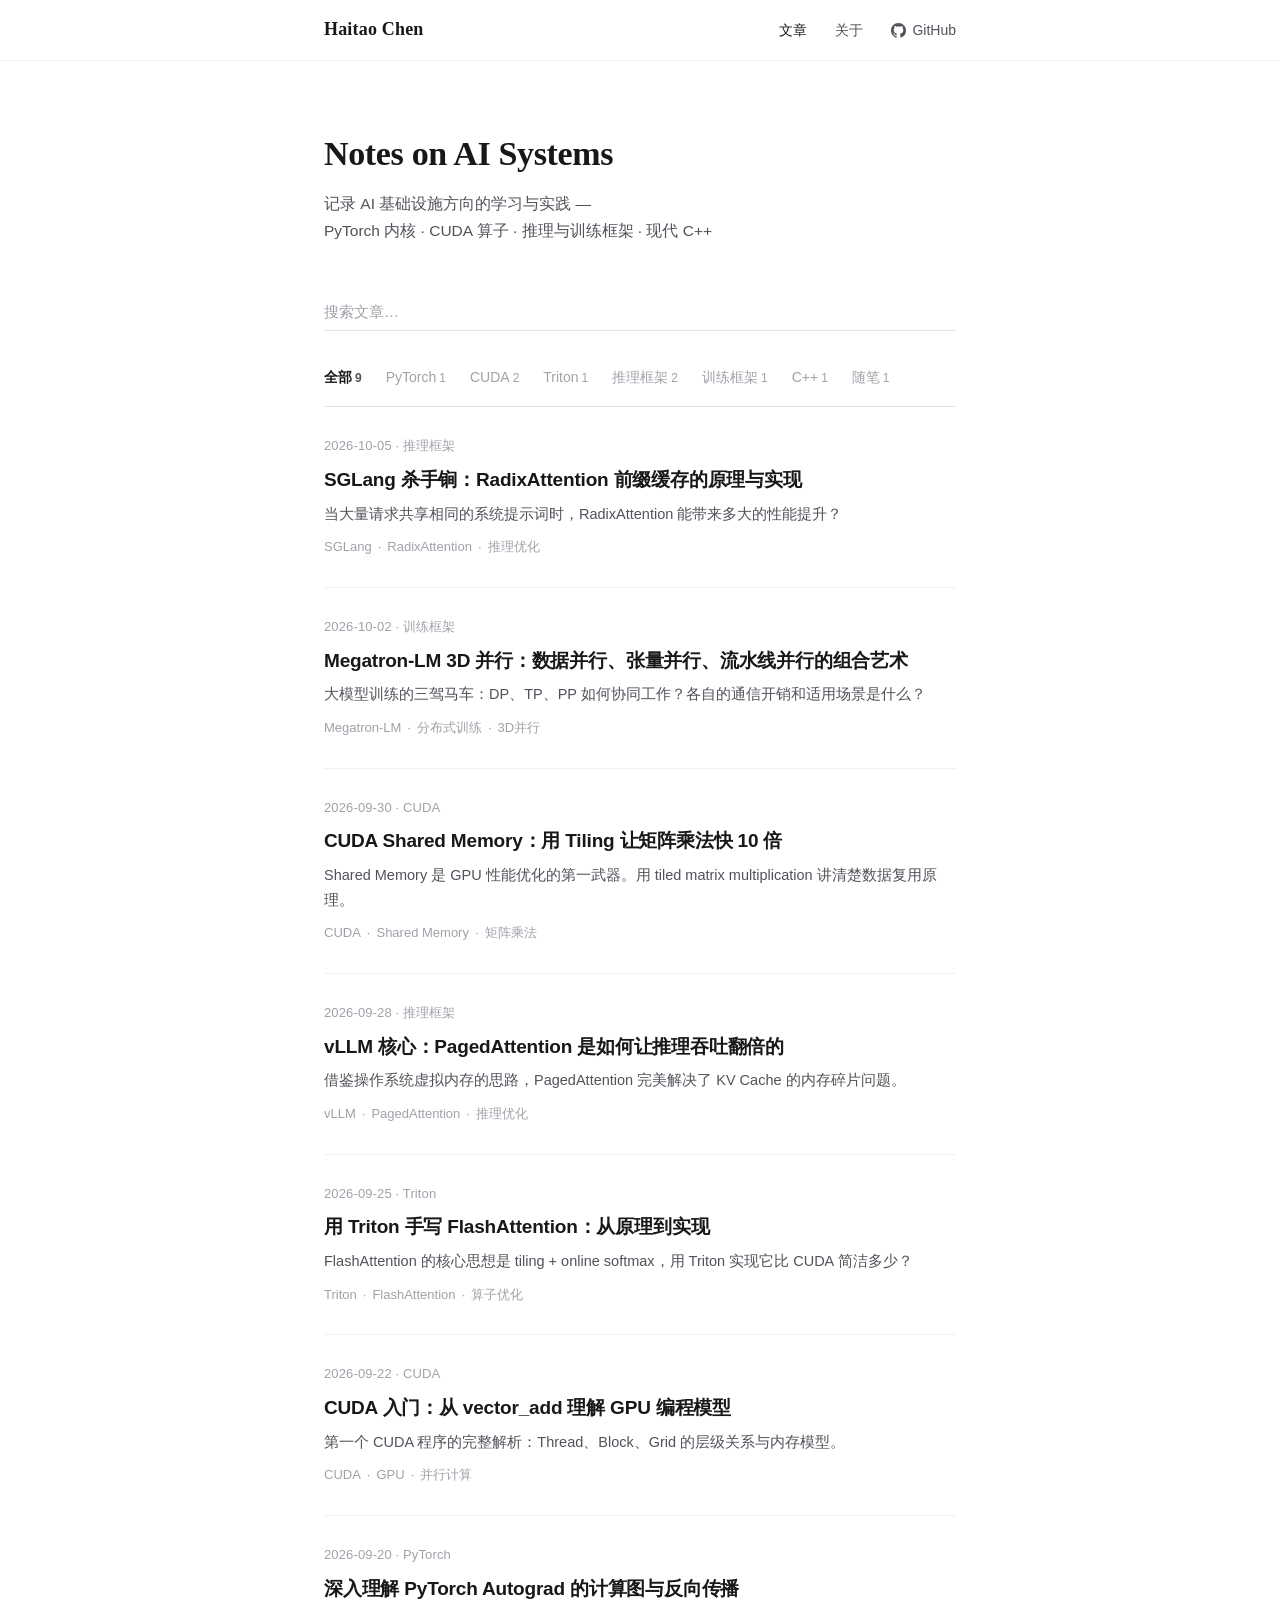
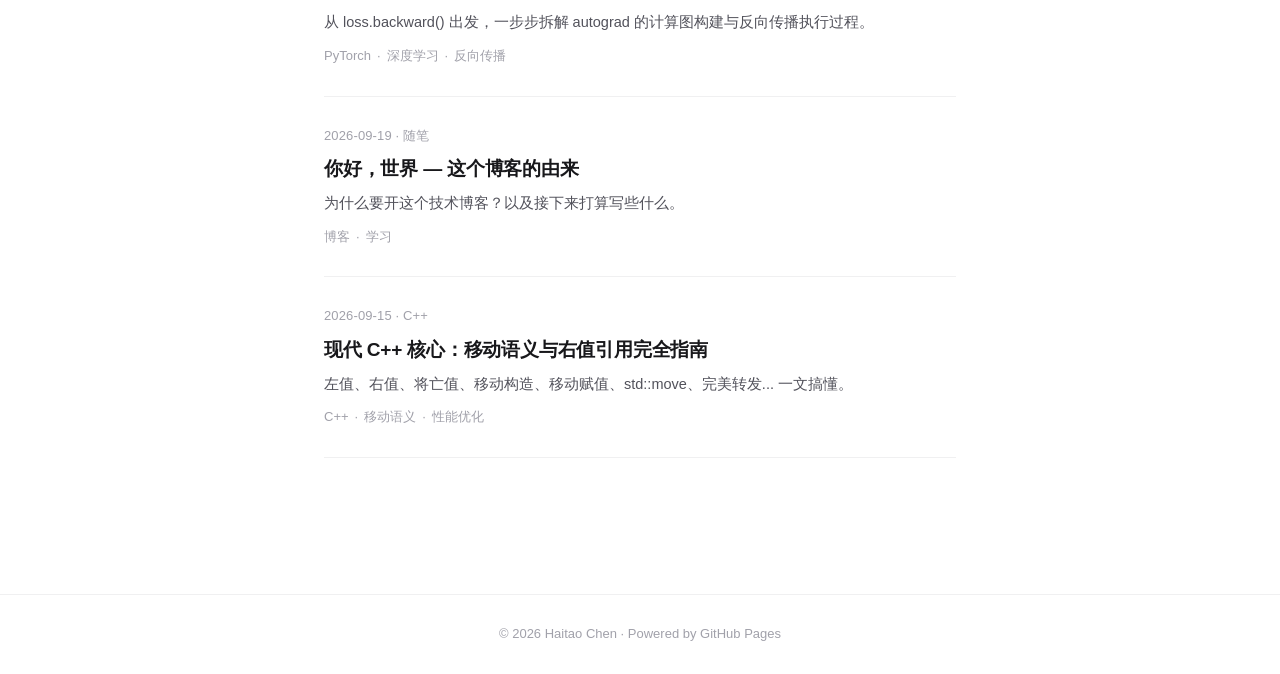
<file: index.html>
<!DOCTYPE html>
<html lang="zh-CN">
<head>
    <meta charset="UTF-8">
    <meta name="viewport" content="width=device-width, initial-scale=1.0">
    <title>Haitao Chen — Notes on AI Systems</title>
    <meta name="description" content="AI 系统工程学习笔记 — PyTorch、CUDA、Triton、推理与训练框架">
    <link rel="stylesheet" href="assets/css/style.css">
    <link rel="icon" type="image/svg+xml" href="data:image/svg+xml,%3Csvg xmlns='http://www.w3.org/2000/svg' viewBox='0 0 32 32'%3E%3Crect width='32' height='32' rx='6' fill='%2318181b'/%3E%3Ctext x='16' y='22' font-family='Georgia,serif' font-size='16' fill='white' text-anchor='middle'%3EH%3C/text%3E%3C/svg%3E">
</head>
<body>
    <header class="site-header">
        <div class="container">
            <div class="header-inner">
                <a href="index.html" class="site-title">Haitao Chen</a>
                <nav class="site-nav">
                    <a href="index.html" class="active">文章</a>
                    <a href="about.html">关于</a>
                    <a href="https://github.com/impactstary" target="_blank" rel="noopener" class="github-link">GitHub</a>
                </nav>
            </div>
        </div>
    </header>

    <main class="container main-content">
        <!-- Intro -->
        <section class="hero">
            <h1 class="hero-title">Notes on AI Systems</h1>
            <p class="hero-subtitle">
                记录 AI 基础设施方向的学习与实践 —<br>
                PyTorch 内核 · CUDA 算子 · 推理与训练框架 · 现代 C++
            </p>
        </section>

        <!-- Search -->
        <section class="search-section">
            <div class="search-box">
                <input type="text" id="search-input" placeholder="搜索文章…" />
            </div>
        </section>

        <!-- Categories -->
        <nav class="category-chips" id="category-grid" aria-label="文章分类">
            <!-- Rendered by JS -->
        </nav>

        <!-- Posts List -->
        <section class="posts-section">
            <div class="post-list" id="post-list">
                <!-- Rendered by JS -->
            </div>
            <div id="no-results" class="no-results" style="display:none;">
                <p>没有找到匹配的文章</p>
            </div>
        </section>
    </main>

    <footer class="site-footer">
        <div class="container">
            <p>&copy; 2026 Haitao Chen · Powered by GitHub Pages</p>
        </div>
    </footer>

    <script src="assets/js/main.js"></script>
</body>
</html>
</file>
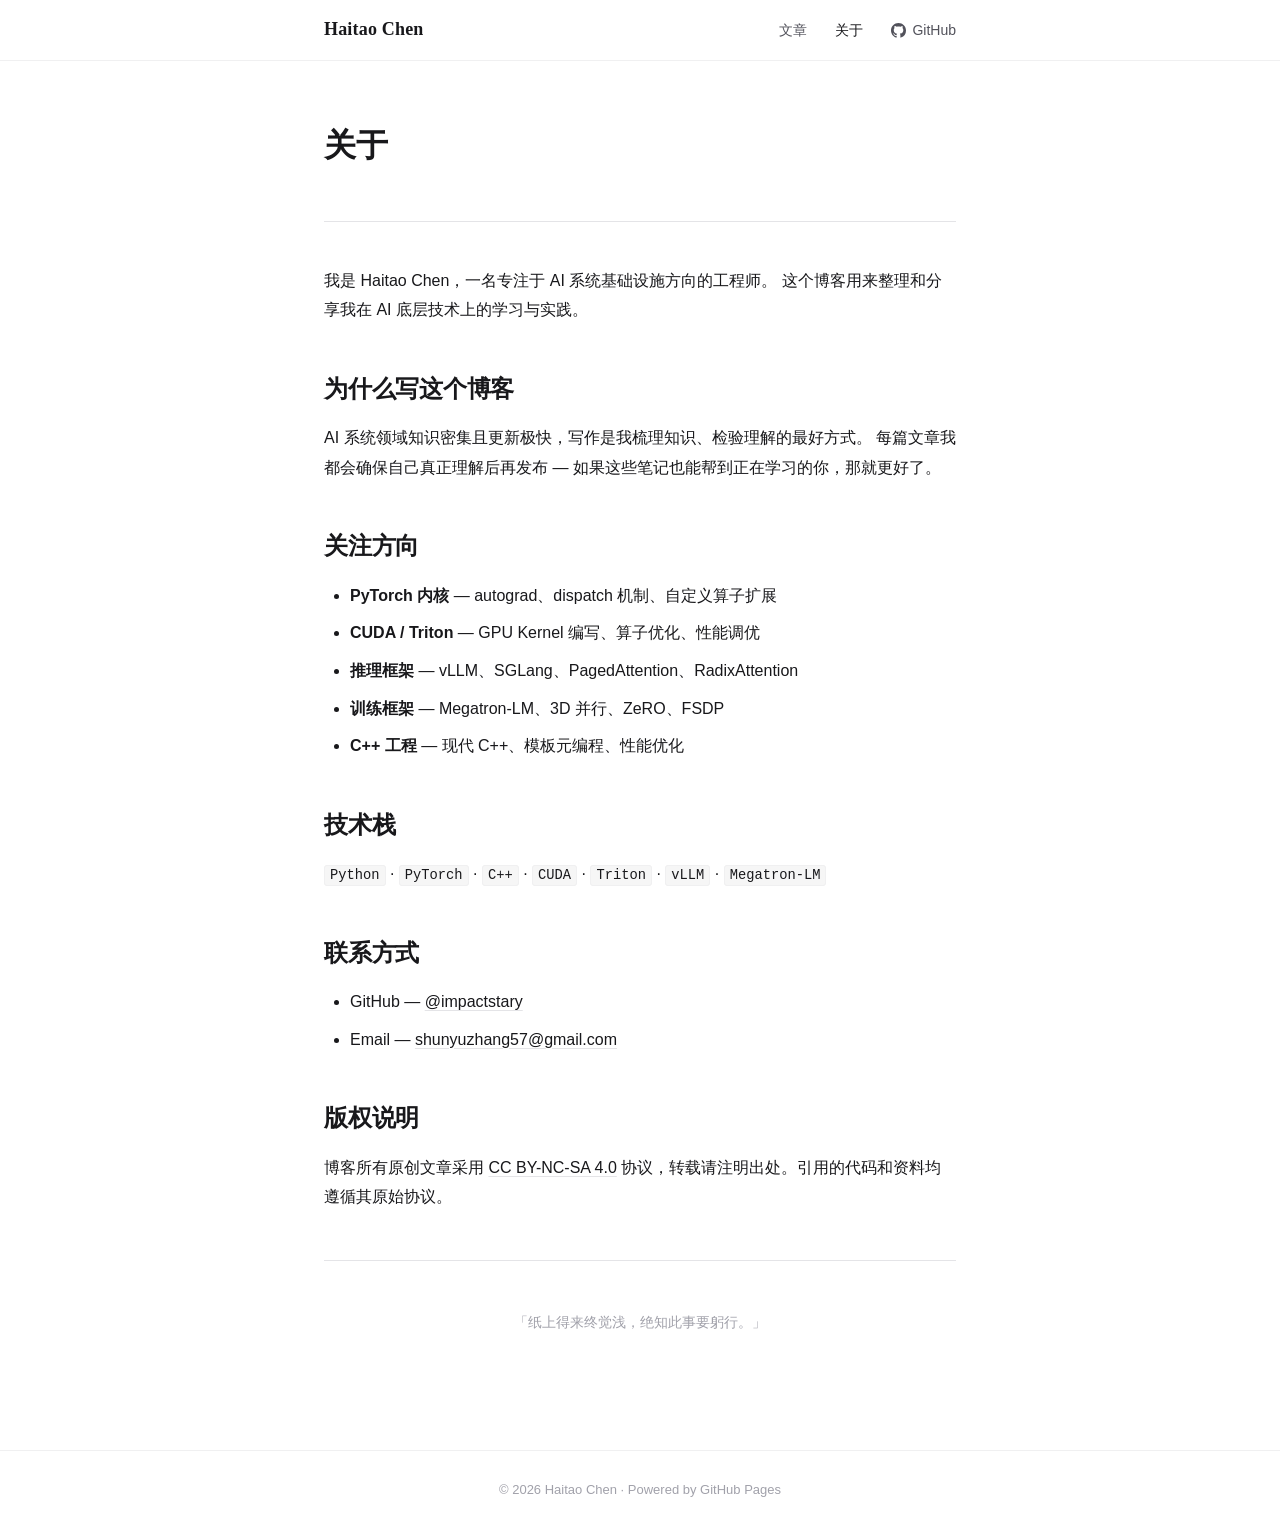
<file: about.html>
<!DOCTYPE html>
<html lang="zh-CN">
<head>
    <meta charset="UTF-8">
    <meta name="viewport" content="width=device-width, initial-scale=1.0">
    <title>关于 — Haitao Chen</title>
    <meta name="description" content="关于 Haitao Chen 与这个博客">
    <link rel="stylesheet" href="assets/css/style.css">
    <link rel="icon" type="image/svg+xml" href="data:image/svg+xml,%3Csvg xmlns='http://www.w3.org/2000/svg' viewBox='0 0 32 32'%3E%3Crect width='32' height='32' rx='6' fill='%2318181b'/%3E%3Ctext x='16' y='22' font-family='Georgia,serif' font-size='16' fill='white' text-anchor='middle'%3EH%3C/text%3E%3C/svg%3E">
</head>
<body>
    <header class="site-header">
        <div class="container">
            <div class="header-inner">
                <a href="index.html" class="site-title">Haitao Chen</a>
                <nav class="site-nav">
                    <a href="index.html">文章</a>
                    <a href="about.html" class="active">关于</a>
                    <a href="https://github.com/impactstary" target="_blank" rel="noopener" class="github-link">GitHub</a>
                </nav>
            </div>
        </div>
    </header>

    <main class="container main-content">
        <article class="post-full">
            <header class="post-full-header">
                <h1 class="post-full-title">关于</h1>
            </header>
            <div class="post-content">
                <p>
                    我是 Haitao Chen，一名专注于 AI 系统基础设施方向的工程师。
                    这个博客用来整理和分享我在 AI 底层技术上的学习与实践。
                </p>

                <h2>为什么写这个博客</h2>
                <p>
                    AI 系统领域知识密集且更新极快，写作是我梳理知识、检验理解的最好方式。
                    每篇文章我都会确保自己真正理解后再发布 — 如果这些笔记也能帮到正在学习的你，那就更好了。
                </p>

                <h2>关注方向</h2>
                <ul>
                    <li><strong>PyTorch 内核</strong> — autograd、dispatch 机制、自定义算子扩展</li>
                    <li><strong>CUDA / Triton</strong> — GPU Kernel 编写、算子优化、性能调优</li>
                    <li><strong>推理框架</strong> — vLLM、SGLang、PagedAttention、RadixAttention</li>
                    <li><strong>训练框架</strong> — Megatron-LM、3D 并行、ZeRO、FSDP</li>
                    <li><strong>C++ 工程</strong> — 现代 C++、模板元编程、性能优化</li>
                </ul>

                <h2>技术栈</h2>
                <p>
                    <code>Python</code> ·
                    <code>PyTorch</code> ·
                    <code>C++</code> ·
                    <code>CUDA</code> ·
                    <code>Triton</code> ·
                    <code>vLLM</code> ·
                    <code>Megatron-LM</code>
                </p>

                <h2>联系方式</h2>
                <ul>
                    <li>GitHub — <a href="https://github.com/impactstary" target="_blank" rel="noopener">@impactstary</a></li>
                    <li>Email — <a href="mailto:shunyuzhang57@gmail.com">shunyuzhang57@gmail.com</a></li>
                </ul>

                <h2>版权说明</h2>
                <p>
                    博客所有原创文章采用
                    <a href="https://creativecommons.org/licenses/by-nc-sa/4.0/" target="_blank" rel="noopener">CC BY-NC-SA 4.0</a>
                    协议，转载请注明出处。引用的代码和资料均遵循其原始协议。
                </p>

                <hr>

                <p style="color: #a1a1aa; font-size: 0.9em; text-align: center;">
                    「纸上得来终觉浅，绝知此事要躬行。」
                </p>
            </div>
        </article>
    </main>

    <footer class="site-footer">
        <div class="container">
            <p>&copy; 2026 Haitao Chen · Powered by GitHub Pages</p>
        </div>
    </footer>

    <script src="assets/js/main.js"></script>
</body>
</html>
</file>
<file: assets/css/style.css>
/* ============================================================
   Haitao Chen — Notes on AI Systems
   Minimal professional style · monochrome + hairline borders
   ============================================================ */

/* --- Reset & Base --- */
* {
    margin: 0;
    padding: 0;
    box-sizing: border-box;
}

:root {
    --bg: #ffffff;
    --bg-subtle: #fafafa;
    --bg-code: #f6f6f6;
    --text: #18181b;
    --text-secondary: #52525b;
    --text-muted: #a1a1aa;
    --border: #e4e4e7;
    --border-soft: #f0f0f1;
    --accent: #18181b;
    --max-width: 680px;
    --serif: "Georgia", "Times New Roman", "Songti SC", "SimSun", serif;
    --sans: -apple-system, BlinkMacSystemFont, "Segoe UI", "PingFang SC",
            "Hiragino Sans GB", "Microsoft YaHei", sans-serif;
    --mono: "SF Mono", "JetBrains Mono", "Fira Code", Menlo, Monaco, Consolas, monospace;
}

html {
    scroll-behavior: smooth;
}

body {
    font-family: var(--sans);
    font-size: 16px;
    line-height: 1.75;
    color: var(--text);
    background: var(--bg);
    -webkit-font-smoothing: antialiased;
    -moz-osx-font-smoothing: grayscale;
    text-rendering: optimizeLegibility;
}

::selection {
    background: #18181b;
    color: #ffffff;
}

.container {
    max-width: var(--max-width);
    margin: 0 auto;
    padding: 0 24px;
}

a {
    color: inherit;
}

/* --- Header --- */
.site-header {
    position: sticky;
    top: 0;
    z-index: 100;
    background: rgba(255, 255, 255, 0.92);
    backdrop-filter: saturate(180%) blur(12px);
    -webkit-backdrop-filter: saturate(180%) blur(12px);
    border-bottom: 1px solid var(--border-soft);
}

.header-inner {
    display: flex;
    align-items: center;
    justify-content: space-between;
    height: 60px;
}

.site-title {
    font-family: var(--serif);
    font-size: 18px;
    font-weight: 700;
    color: var(--text);
    text-decoration: none;
    letter-spacing: 0.01em;
}

.site-nav {
    display: flex;
    gap: 28px;
    align-items: center;
}

.site-nav a {
    color: var(--text-secondary);
    text-decoration: none;
    font-size: 14px;
    font-weight: 500;
    transition: color 0.15s ease;
}

.site-nav a:hover,
.site-nav a.active {
    color: var(--text);
}

.github-link {
    display: inline-flex;
    align-items: center;
    gap: 6px;
}

.github-link::before {
    content: "";
    display: inline-block;
    width: 15px;
    height: 15px;
    background: url("data:image/svg+xml,%3Csvg xmlns='http://www.w3.org/2000/svg' viewBox='0 0 24 24' fill='%2352525b'%3E%3Cpath d='M12 0C5.37 0 0 5.37 0 12c0 5.31 3.435 9.795 8.205 11.385.6.105.825-.255.825-.57 0-.285-.015-1.23-.015-2.235-3.015.555-3.795-.735-4.035-1.41-.135-.345-.72-1.41-1.23-1.695-.42-.225-1.02-.78-.015-.795.945-.015 1.62.87 1.845 1.23 1.08 1.815 2.805 1.305 3.495.99.105-.78.42-1.305.765-1.605-2.67-.3-5.46-1.335-5.46-5.925 0-1.305.465-2.385 1.23-3.225-.12-.3-.54-1.53.12-3.18 0 0 1.005-.315 3.3 1.23.96-.27 1.98-.405 3-.405s2.04.135 3 .405c2.295-1.56 3.3-1.23 3.3-1.23.66 1.65.24 2.88.12 3.18.765.84 1.23 1.905 1.23 3.225 0 4.605-2.805 5.625-5.475 5.925.435.375.81 1.095.81 2.22 0 1.605-.015 2.895-.015 3.3 0 .315.225.69.825.57A12.02 12.02 0 0024 12c0-6.63-5.37-12-12-12z'/%3E%3C/svg%3E") center/contain no-repeat;
}

/* --- Main Content --- */
.main-content {
    padding: 64px 24px 96px;
}

/* --- Hero --- */
.hero {
    padding: 8px 0 48px;
}

.hero-title {
    font-family: var(--serif);
    font-size: 34px;
    font-weight: 700;
    letter-spacing: -0.01em;
    margin-bottom: 14px;
    line-height: 1.25;
}

.hero-subtitle {
    font-size: 15.5px;
    color: var(--text-secondary);
    line-height: 1.8;
}

/* --- Search --- */
.search-section {
    margin-bottom: 32px;
}

.search-box input {
    width: 100%;
    padding: 10px 0;
    font-size: 15px;
    border: none;
    border-bottom: 1px solid var(--border);
    background: transparent;
    color: var(--text);
    outline: none;
    font-family: inherit;
    transition: border-color 0.15s ease;
    border-radius: 0;
}

.search-box input:focus {
    border-bottom-color: var(--text);
}

.search-box input::placeholder {
    color: var(--text-muted);
}

/* --- Category Chips --- */
.category-chips {
    display: flex;
    flex-wrap: wrap;
    align-items: baseline;
    gap: 4px 24px;
    padding-bottom: 14px;
    border-bottom: 1px solid var(--border);
    margin-bottom: 8px;
}

.chip {
    background: none;
    border: none;
    padding: 4px 0;
    font-size: 14px;
    font-family: inherit;
    color: var(--text-muted);
    cursor: pointer;
    transition: color 0.15s ease;
    line-height: 1.5;
}

.chip:hover {
    color: var(--text-secondary);
}

.chip.active {
    color: var(--text);
    font-weight: 600;
}

.chip .chip-count {
    font-size: 12px;
    color: var(--text-muted);
    margin-left: 3px;
}

.chip.active .chip-count {
    color: var(--text-secondary);
}

/* --- Post List --- */
.posts-section {
    margin-bottom: 40px;
}

.post-item {
    display: flex;
    flex-direction: column;
    padding: 28px 0;
    border-bottom: 1px solid var(--border-soft);
    text-decoration: none;
    color: var(--text);
}

.post-item:first-child {
    padding-top: 20px;
}

.post-item-meta {
    font-size: 13px;
    color: var(--text-muted);
    margin-bottom: 8px;
    letter-spacing: 0.01em;
}

.post-item-title {
    font-size: 19px;
    font-weight: 650;
    margin-bottom: 8px;
    line-height: 1.45;
    letter-spacing: -0.01em;
    transition: color 0.15s ease;
}

.post-item:hover .post-item-title {
    color: var(--text-secondary);
}

.post-item-excerpt {
    font-size: 14.5px;
    color: var(--text-secondary);
    line-height: 1.7;
    display: -webkit-box;
    -webkit-line-clamp: 2;
    -webkit-box-orient: vertical;
    overflow: hidden;
    margin-bottom: 10px;
}

.post-item-tags {
    font-size: 13px;
    color: var(--text-muted);
}

.post-item-tags span + span::before {
    content: "·";
    margin: 0 6px;
}

.no-results {
    text-align: center;
    padding: 72px 0;
    color: var(--text-muted);
    font-size: 14px;
}

/* --- Post Full (Article Page) --- */
.post-full {
    max-width: 640px;
    margin: 0 auto;
}

.post-full-header {
    margin-bottom: 44px;
    padding-bottom: 36px;
    border-bottom: 1px solid var(--border);
}

.post-full-title {
    font-family: var(--serif);
    font-size: 32px;
    font-weight: 700;
    letter-spacing: -0.015em;
    line-height: 1.3;
    margin-bottom: 18px;
}

.post-meta {
    font-size: 13.5px;
    color: var(--text-muted);
    margin-bottom: 14px;
}

.post-full-tags {
    font-size: 13px;
    color: var(--text-secondary);
}

.post-full-tags span + span::before {
    content: "·";
    margin: 0 6px;
}

/* --- Article Typography --- */
.post-content {
    font-size: 16px;
    line-height: 1.85;
    color: var(--text);
}

.post-content h2 {
    font-family: var(--serif);
    font-size: 24px;
    font-weight: 700;
    margin: 48px 0 18px;
    letter-spacing: -0.01em;
    line-height: 1.35;
}

.post-content h3 {
    font-size: 19px;
    font-weight: 650;
    margin: 36px 0 14px;
}

.post-content h4 {
    font-size: 16px;
    font-weight: 650;
    margin: 28px 0 10px;
}

.post-content p {
    margin-bottom: 18px;
}

.post-content ul,
.post-content ol {
    margin-bottom: 18px;
    padding-left: 26px;
}

.post-content li {
    margin-bottom: 8px;
}

.post-content a {
    color: var(--text);
    text-decoration: underline;
    text-decoration-color: var(--border);
    text-underline-offset: 3px;
    transition: text-decoration-color 0.15s ease;
}

.post-content a:hover {
    text-decoration-color: var(--text);
}

.post-content strong {
    font-weight: 650;
}

.post-content em {
    font-style: italic;
}

.post-content blockquote {
    margin: 24px 0;
    padding: 4px 0 4px 20px;
    border-left: 2px solid var(--text);
    color: var(--text-secondary);
}

.post-content blockquote p {
    margin-bottom: 0;
}

.post-content code {
    font-family: var(--mono);
    font-size: 0.86em;
    background: var(--bg-code);
    padding: 2px 5px;
    border-radius: 3px;
    color: #18181b;
    border: 1px solid var(--border-soft);
}

.post-content pre {
    margin: 24px 0;
    padding: 18px 20px;
    background: #18181b !important;
    border-radius: 6px;
    overflow-x: auto;
    font-size: 13.5px;
    line-height: 1.65;
}

.post-content pre code {
    background: none;
    padding: 0;
    border: none;
    color: #d4d4d8;
    font-size: 13.5px;
}

.post-content table {
    width: 100%;
    border-collapse: collapse;
    margin: 24px 0;
    font-size: 14px;
    display: block;
    overflow-x: auto;
}

.post-content th,
.post-content td {
    padding: 10px 14px;
    border-bottom: 1px solid var(--border);
    text-align: left;
}

.post-content th {
    font-weight: 650;
    color: var(--text-secondary);
    font-size: 13px;
    text-transform: uppercase;
    letter-spacing: 0.03em;
}

.post-content tr:last-child td {
    border-bottom: 1px solid var(--border);
}

.post-content hr {
    border: none;
    border-top: 1px solid var(--border);
    margin: 48px 0;
}

.post-content img {
    max-width: 100%;
    border-radius: 4px;
    margin: 24px 0;
    border: 1px solid var(--border-soft);
}

.post-nav {
    margin-top: 56px;
    padding-top: 28px;
    border-top: 1px solid var(--border);
}

.back-link {
    color: var(--text-secondary);
    text-decoration: none;
    font-size: 14px;
    font-weight: 500;
    transition: color 0.15s ease;
}

.back-link:hover {
    color: var(--text);
}

/* --- Footer --- */
.site-footer {
    border-top: 1px solid var(--border-soft);
    padding: 28px 0;
}

.site-footer p {
    text-align: center;
    font-size: 13px;
    color: var(--text-muted);
}

/* --- Responsive --- */
@media (max-width: 640px) {
    .hero-title {
        font-size: 27px;
    }

    .hero-subtitle {
        font-size: 15px;
    }

    .post-full-title {
        font-size: 26px;
    }

    .post-content h2 {
        font-size: 21px;
    }

    .site-nav {
        gap: 18px;
    }

    .site-nav a {
        font-size: 13.5px;
    }

    .main-content {
        padding: 44px 20px 72px;
    }

    .header-inner {
        height: 54px;
    }

    .category-chips {
        gap: 4px 18px;
    }
}
</file>
